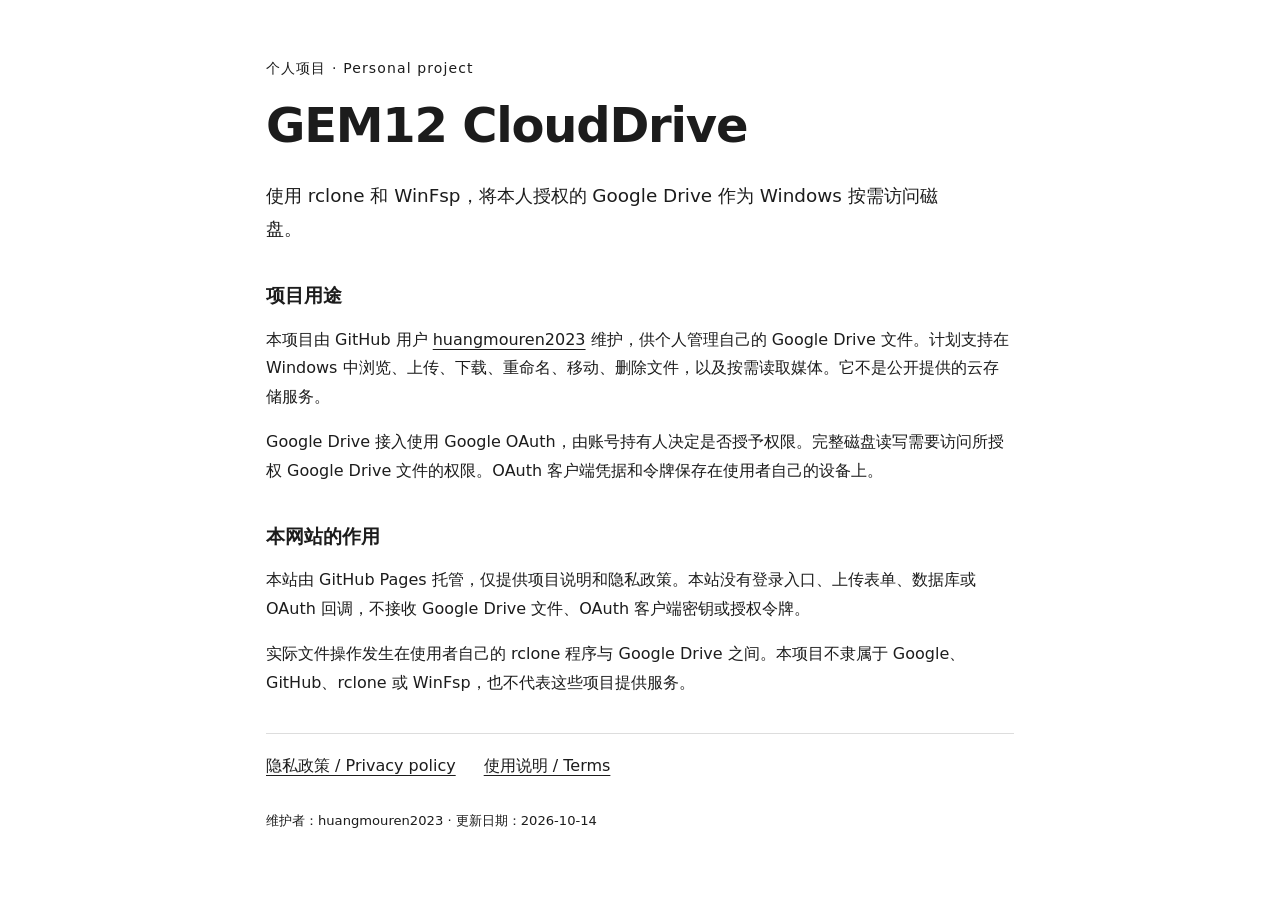
<file: index.html>
<!doctype html>
<html lang="zh-CN">
<head>
  <meta charset="utf-8">
  <meta name="viewport" content="width=device-width,initial-scale=1">
  <meta name="description" content="GEM12 CloudDrive：个人使用的 rclone Google Drive 接入项目说明。">
  <title>GEM12 CloudDrive</title>
  <link rel="stylesheet" href="style.css">
</head>
<body>
<main>
  <p class="eyebrow">个人项目 · Personal project</p>
  <h1>GEM12 CloudDrive</h1>
  <p class="intro">使用 rclone 和 WinFsp，将本人授权的 Google Drive 作为 Windows 按需访问磁盘。</p>
  <section>
    <h2>项目用途</h2>
    <p>本项目由 GitHub 用户 <a href="https://github.com/huangmouren2023">huangmouren2023</a> 维护，供个人管理自己的 Google Drive 文件。计划支持在 Windows 中浏览、上传、下载、重命名、移动、删除文件，以及按需读取媒体。它不是公开提供的云存储服务。</p>
    <p>Google Drive 接入使用 Google OAuth，由账号持有人决定是否授予权限。完整磁盘读写需要访问所授权 Google Drive 文件的权限。OAuth 客户端凭据和令牌保存在使用者自己的设备上。</p>
  </section>
  <section>
    <h2>本网站的作用</h2>
    <p>本站由 GitHub Pages 托管，仅提供项目说明和隐私政策。本站没有登录入口、上传表单、数据库或 OAuth 回调，不接收 Google Drive 文件、OAuth 客户端密钥或授权令牌。</p>
    <p>实际文件操作发生在使用者自己的 rclone 程序与 Google Drive 之间。本项目不隶属于 Google、GitHub、rclone 或 WinFsp，也不代表这些项目提供服务。</p>
  </section>
  <nav aria-label="项目资料"><a href="privacy.html">隐私政策 / Privacy policy</a><a href="terms.html">使用说明 / Terms</a></nav>
  <footer>维护者：huangmouren2023 · 更新日期：2026-10-14</footer>
</main>
</body>
</html>
</file>
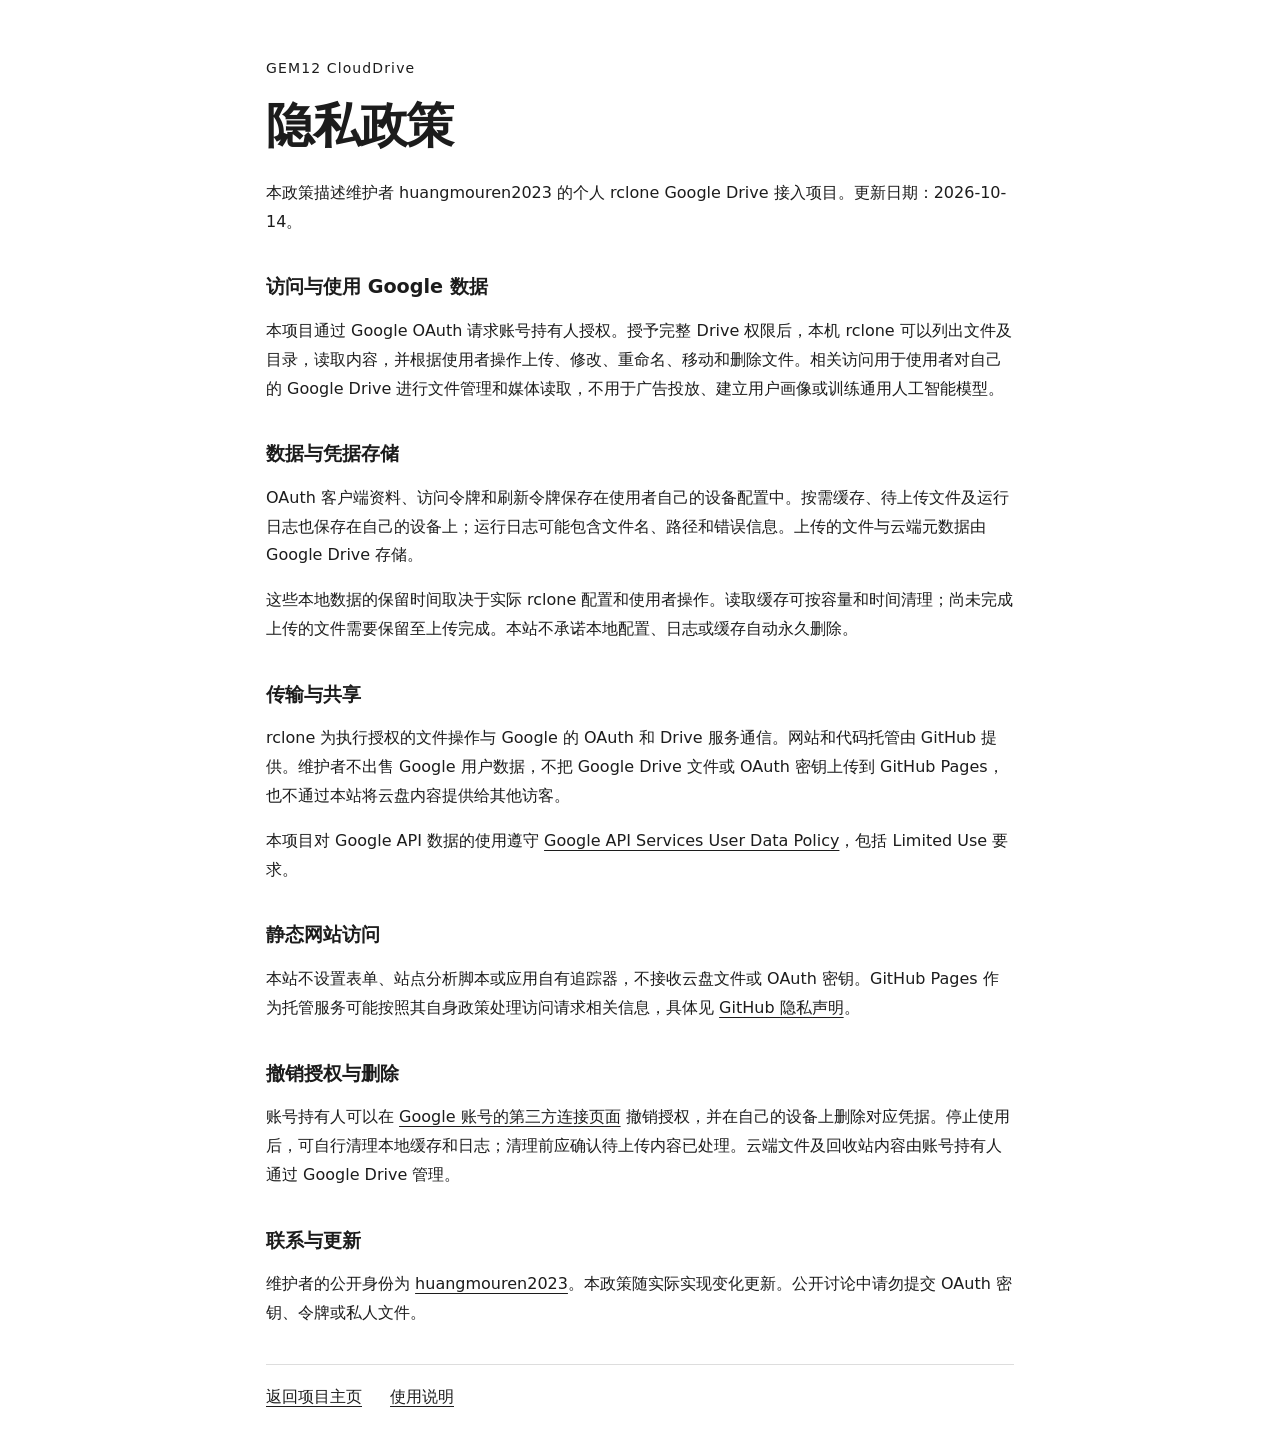
<file: privacy.html>
<!doctype html>
<html lang="zh-CN">
<head>
  <meta charset="utf-8">
  <meta name="viewport" content="width=device-width,initial-scale=1">
  <title>隐私政策 · GEM12 CloudDrive</title>
  <link rel="stylesheet" href="style.css">
</head>
<body>
<main>
  <p class="eyebrow">GEM12 CloudDrive</p>
  <h1>隐私政策</h1>
  <p>本政策描述维护者 huangmouren2023 的个人 rclone Google Drive 接入项目。更新日期：2026-10-14。</p>
  <section><h2>访问与使用 Google 数据</h2>
    <p>本项目通过 Google OAuth 请求账号持有人授权。授予完整 Drive 权限后，本机 rclone 可以列出文件及目录，读取内容，并根据使用者操作上传、修改、重命名、移动和删除文件。相关访问用于使用者对自己的 Google Drive 进行文件管理和媒体读取，不用于广告投放、建立用户画像或训练通用人工智能模型。</p>
  </section>
  <section><h2>数据与凭据存储</h2>
    <p>OAuth 客户端资料、访问令牌和刷新令牌保存在使用者自己的设备配置中。按需缓存、待上传文件及运行日志也保存在自己的设备上；运行日志可能包含文件名、路径和错误信息。上传的文件与云端元数据由 Google Drive 存储。</p>
    <p>这些本地数据的保留时间取决于实际 rclone 配置和使用者操作。读取缓存可按容量和时间清理；尚未完成上传的文件需要保留至上传完成。本站不承诺本地配置、日志或缓存自动永久删除。</p>
  </section>
  <section><h2>传输与共享</h2>
    <p>rclone 为执行授权的文件操作与 Google 的 OAuth 和 Drive 服务通信。网站和代码托管由 GitHub 提供。维护者不出售 Google 用户数据，不把 Google Drive 文件或 OAuth 密钥上传到 GitHub Pages，也不通过本站将云盘内容提供给其他访客。</p>
    <p>本项目对 Google API 数据的使用遵守 <a href="https://developers.google.com/terms/api-services-user-data-policy">Google API Services User Data Policy</a>，包括 Limited Use 要求。</p>
  </section>
  <section><h2>静态网站访问</h2>
    <p>本站不设置表单、站点分析脚本或应用自有追踪器，不接收云盘文件或 OAuth 密钥。GitHub Pages 作为托管服务可能按照其自身政策处理访问请求相关信息，具体见 <a href="https://docs.github.com/en/site-policy/privacy-policies/github-general-privacy-statement">GitHub 隐私声明</a>。</p>
  </section>
  <section><h2>撤销授权与删除</h2>
    <p>账号持有人可以在 <a href="https://myaccount.google.com/connections">Google 账号的第三方连接页面</a> 撤销授权，并在自己的设备上删除对应凭据。停止使用后，可自行清理本地缓存和日志；清理前应确认待上传内容已处理。云端文件及回收站内容由账号持有人通过 Google Drive 管理。</p>
  </section>
  <section><h2>联系与更新</h2>
    <p>维护者的公开身份为 <a href="https://github.com/huangmouren2023">huangmouren2023</a>。本政策随实际实现变化更新。公开讨论中请勿提交 OAuth 密钥、令牌或私人文件。</p>
  </section>
  <nav><a href="index.html">返回项目主页</a><a href="terms.html">使用说明</a></nav>
</main>
</body>
</html>
</file>
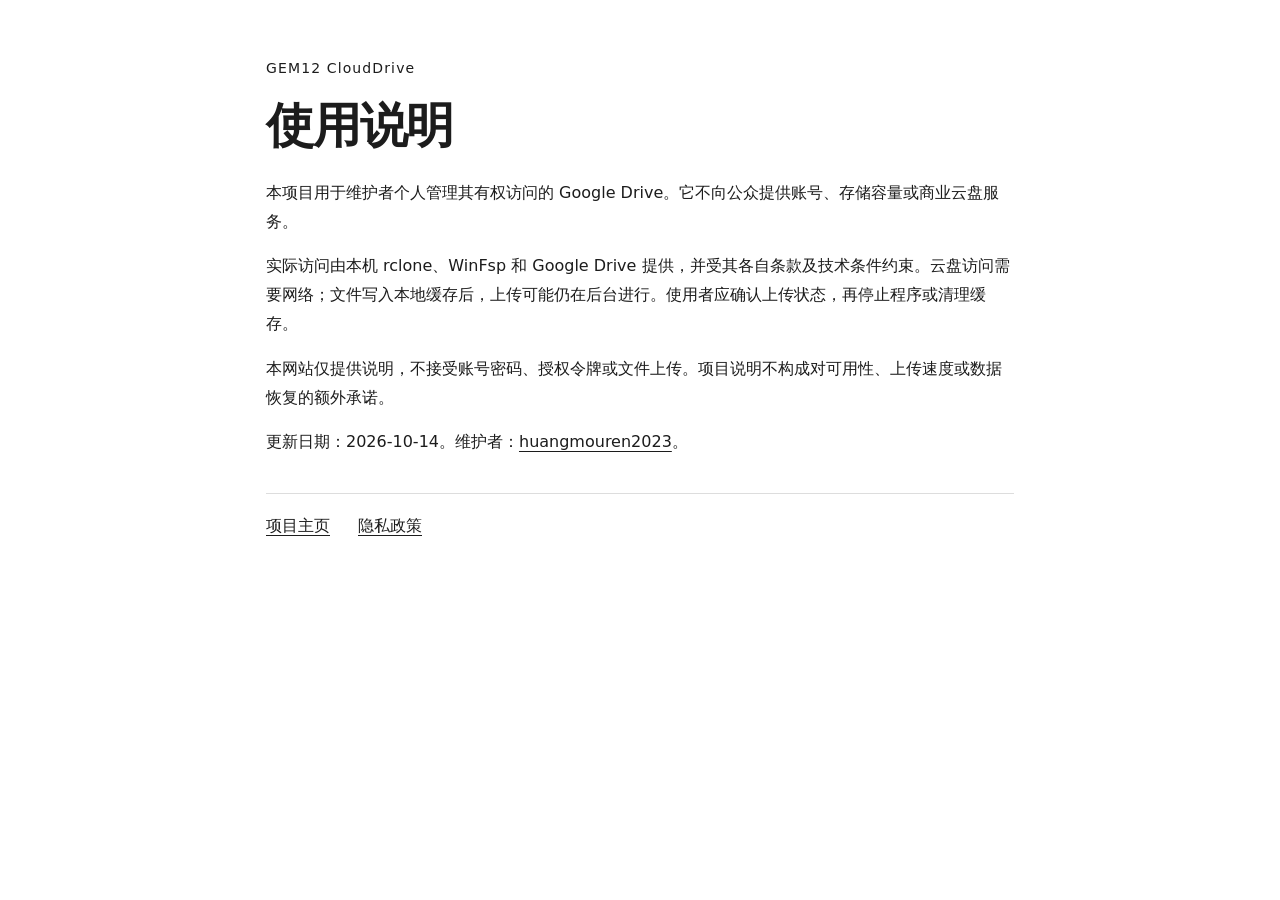
<file: terms.html>
<!doctype html>
<html lang="zh-CN">
<head><meta charset="utf-8"><meta name="viewport" content="width=device-width,initial-scale=1"><title>使用说明 · GEM12 CloudDrive</title><link rel="stylesheet" href="style.css"></head>
<body><main>
  <p class="eyebrow">GEM12 CloudDrive</p><h1>使用说明</h1>
  <p>本项目用于维护者个人管理其有权访问的 Google Drive。它不向公众提供账号、存储容量或商业云盘服务。</p>
  <p>实际访问由本机 rclone、WinFsp 和 Google Drive 提供，并受其各自条款及技术条件约束。云盘访问需要网络；文件写入本地缓存后，上传可能仍在后台进行。使用者应确认上传状态，再停止程序或清理缓存。</p>
  <p>本网站仅提供说明，不接受账号密码、授权令牌或文件上传。项目说明不构成对可用性、上传速度或数据恢复的额外承诺。</p>
  <p>更新日期：2026-10-14。维护者：<a href="https://github.com/huangmouren2023">huangmouren2023</a>。</p>
  <nav><a href="index.html">项目主页</a><a href="privacy.html">隐私政策</a></nav>
</main></body></html>
</file>
<file: style.css>
:root{color-scheme:light;font-family:system-ui,-apple-system,"Segoe UI","Microsoft YaHei",sans-serif;color:#1c1c1c;background:#fff;line-height:1.8}
*{box-sizing:border-box}body{margin:0}main{max-width:800px;margin:0 auto;padding:56px 26px 40px}h1{font-size:clamp(2rem,6vw,3rem);line-height:1.2;letter-spacing:-.025em;margin:12px 0 24px}h2{font-size:1.2rem;margin:0 0 12px}p{margin:0 0 16px}.eyebrow{font-size:.875rem;letter-spacing:.08em}.intro{font-size:1.15rem;max-width:38em}section{margin-top:34px}a{color:inherit;text-decoration-thickness:1px;text-underline-offset:4px}a:hover{text-decoration-thickness:2px}nav{display:flex;flex-wrap:wrap;gap:12px 28px;margin-top:36px;padding-top:18px;border-top:1px solid #ddd}footer{font-size:.82rem;margin-top:28px}a:focus-visible{outline:2px solid currentColor;outline-offset:4px}@media(max-width:480px){main{padding:30px 20px}section{margin-top:26px}}
</file>
